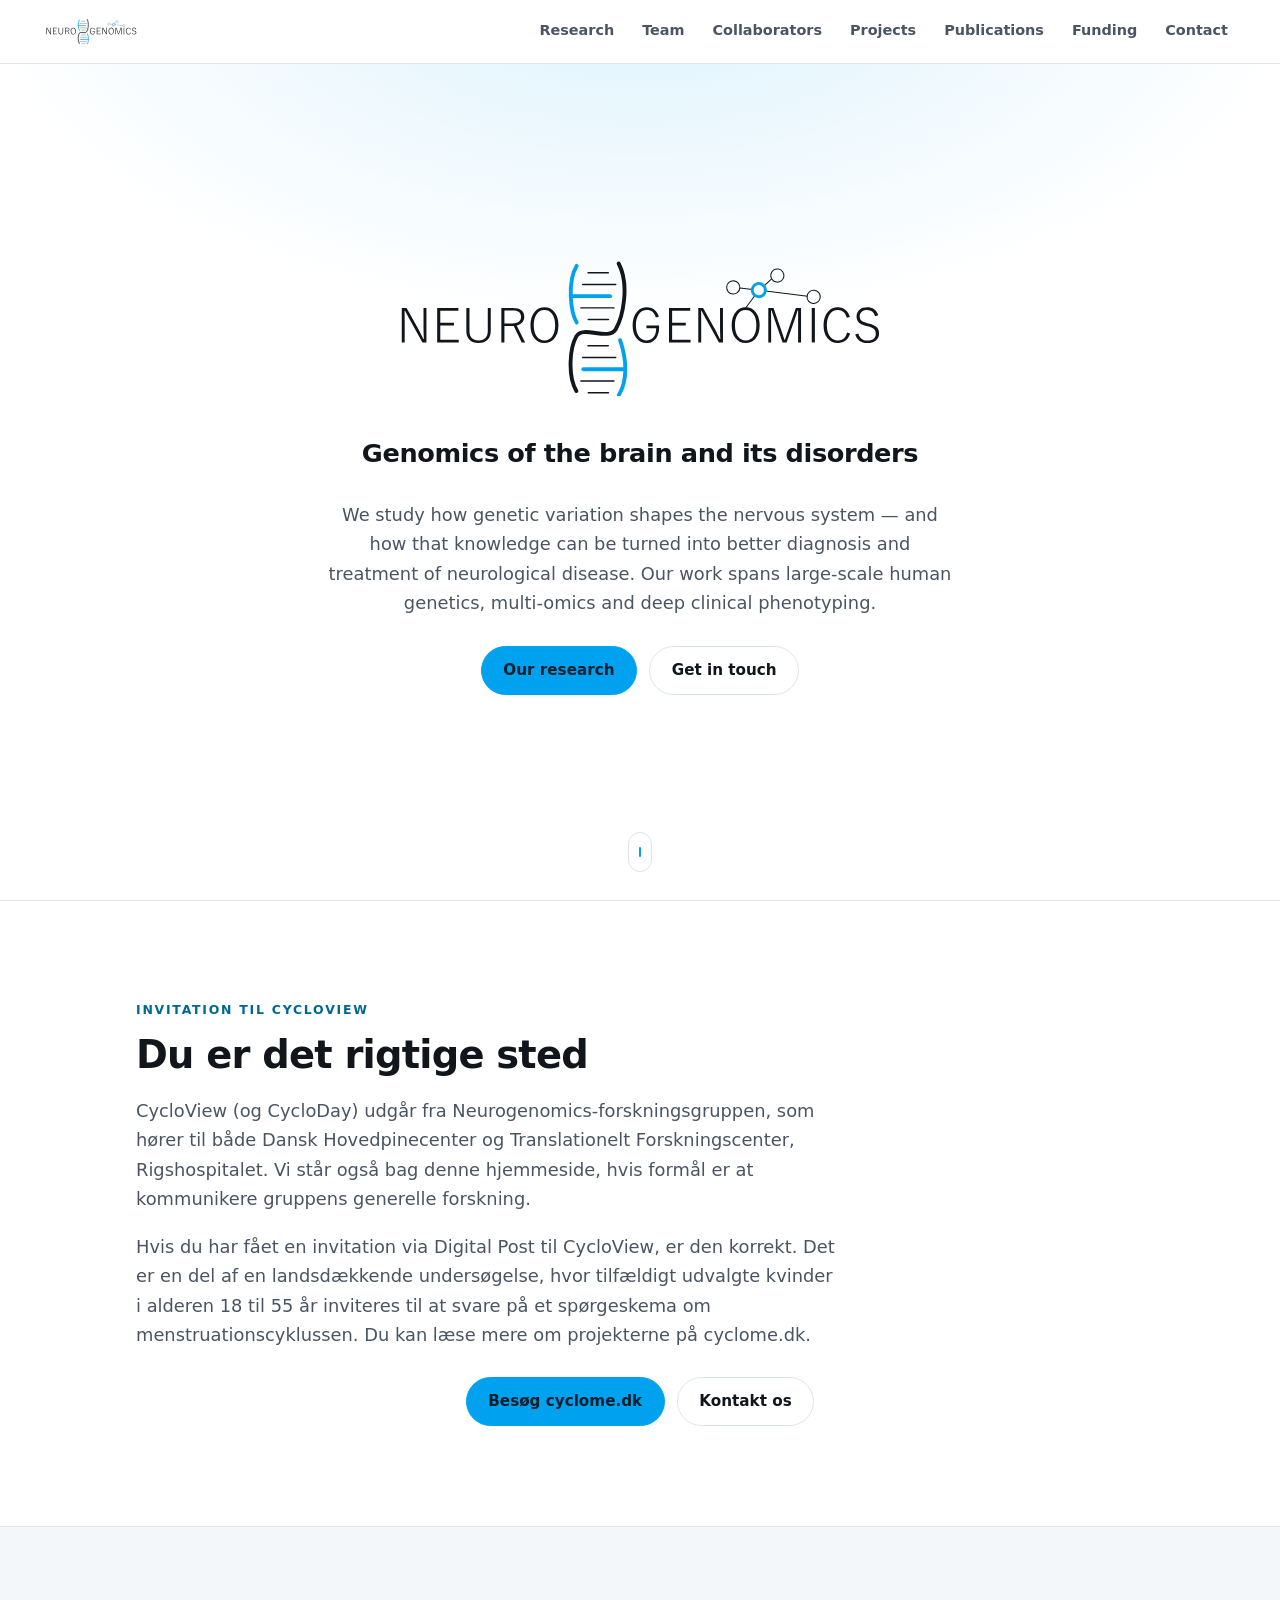
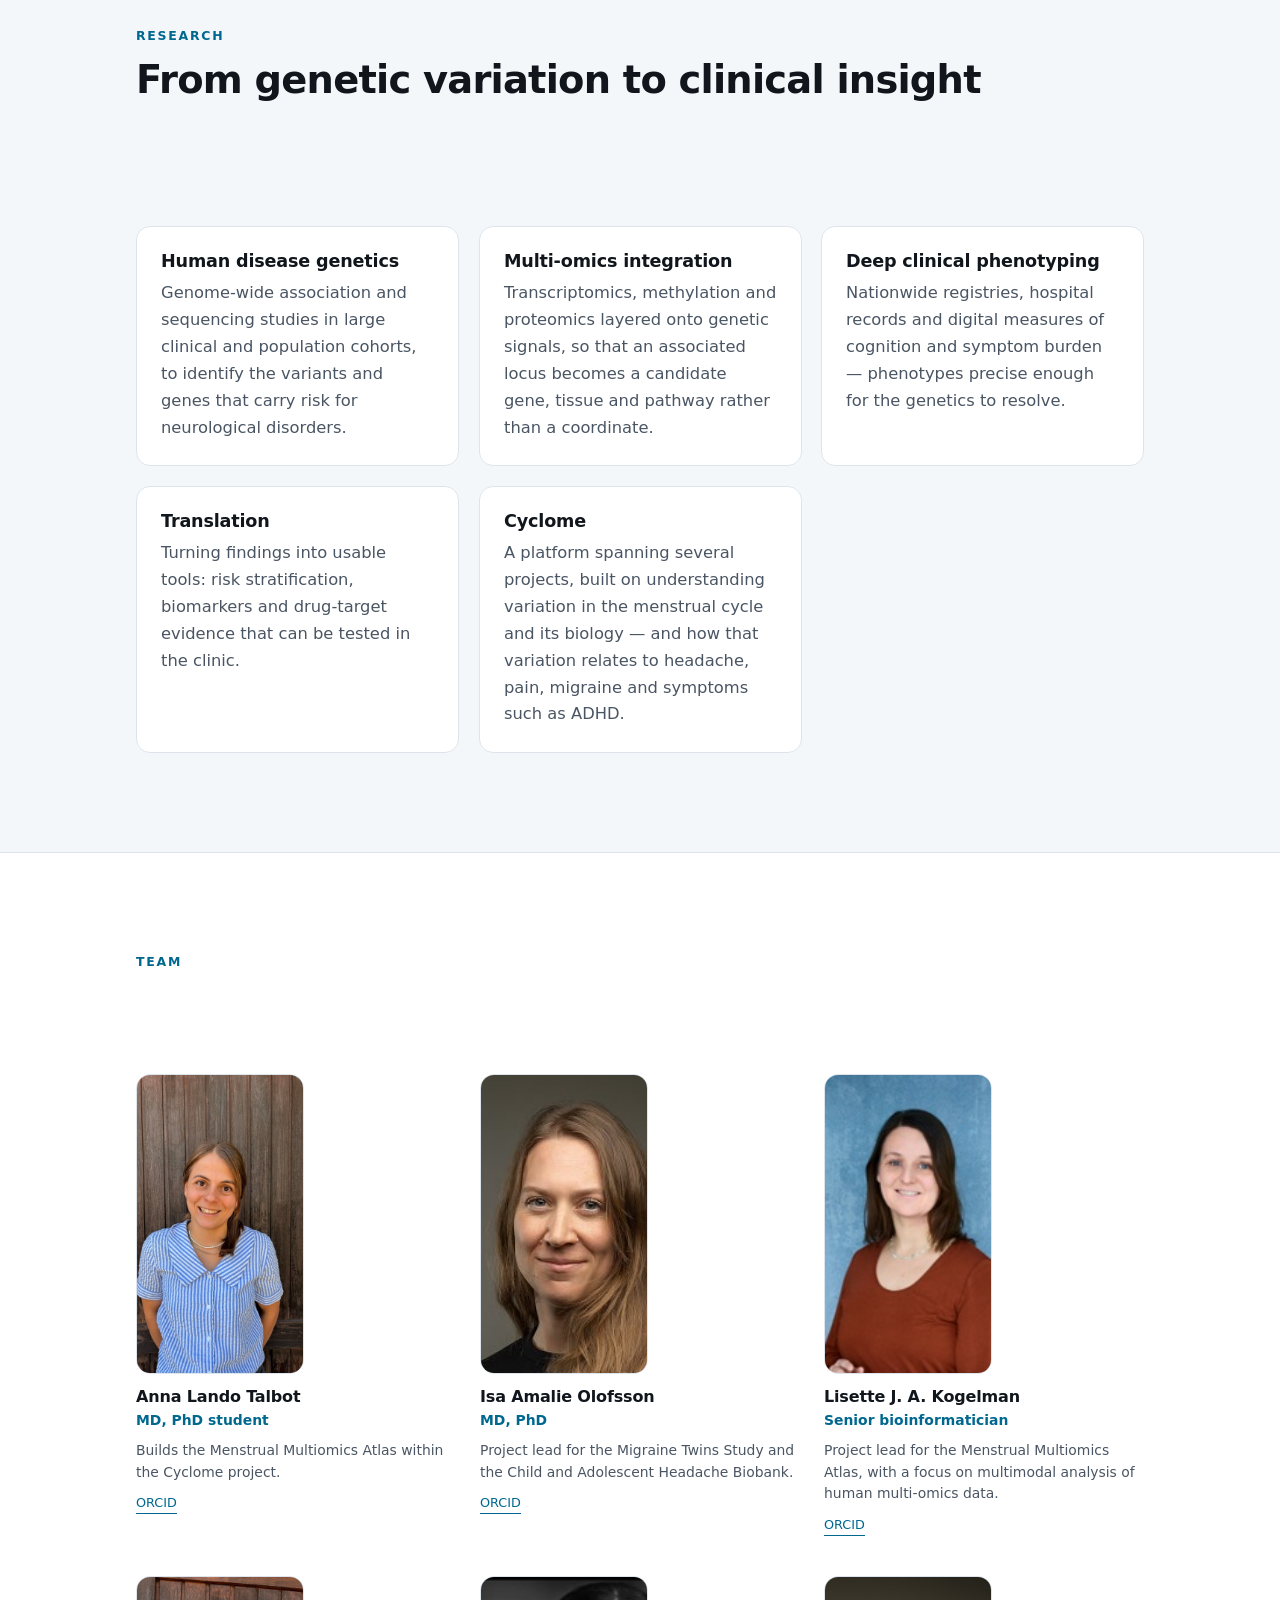
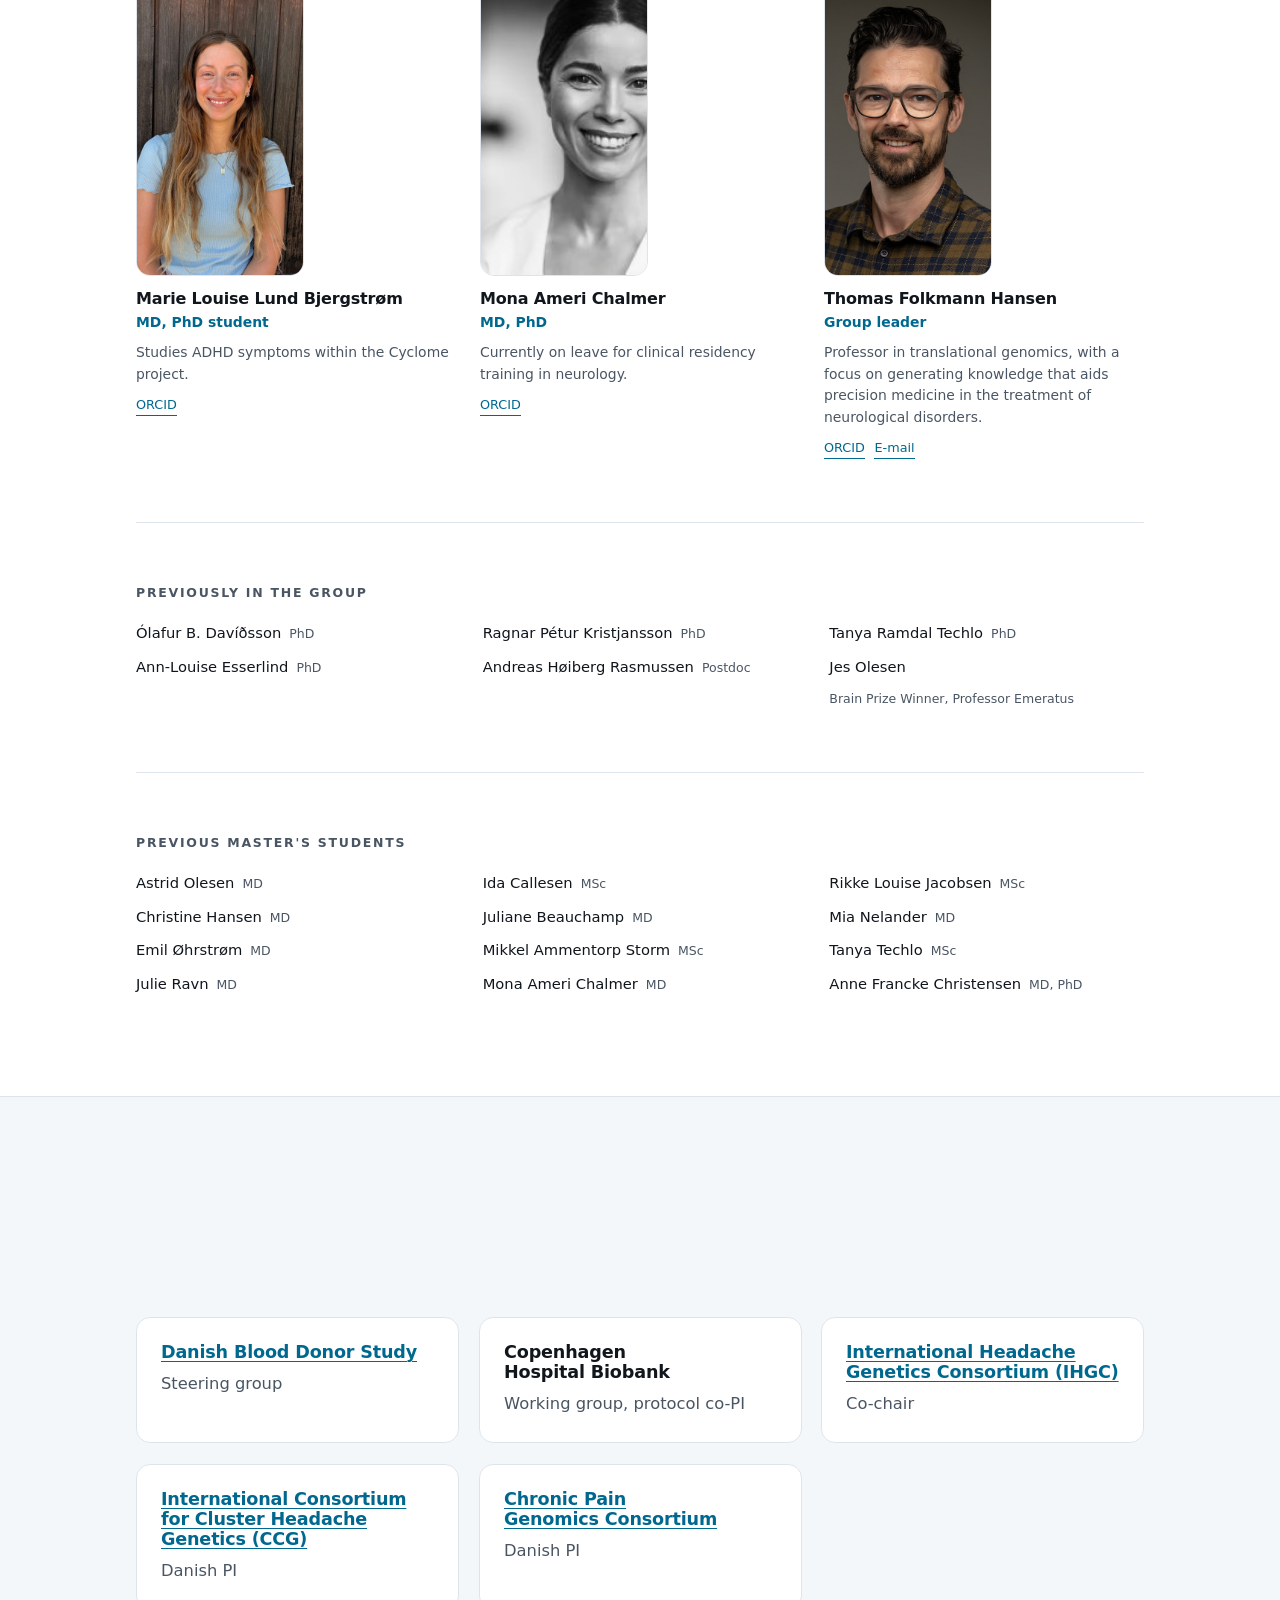
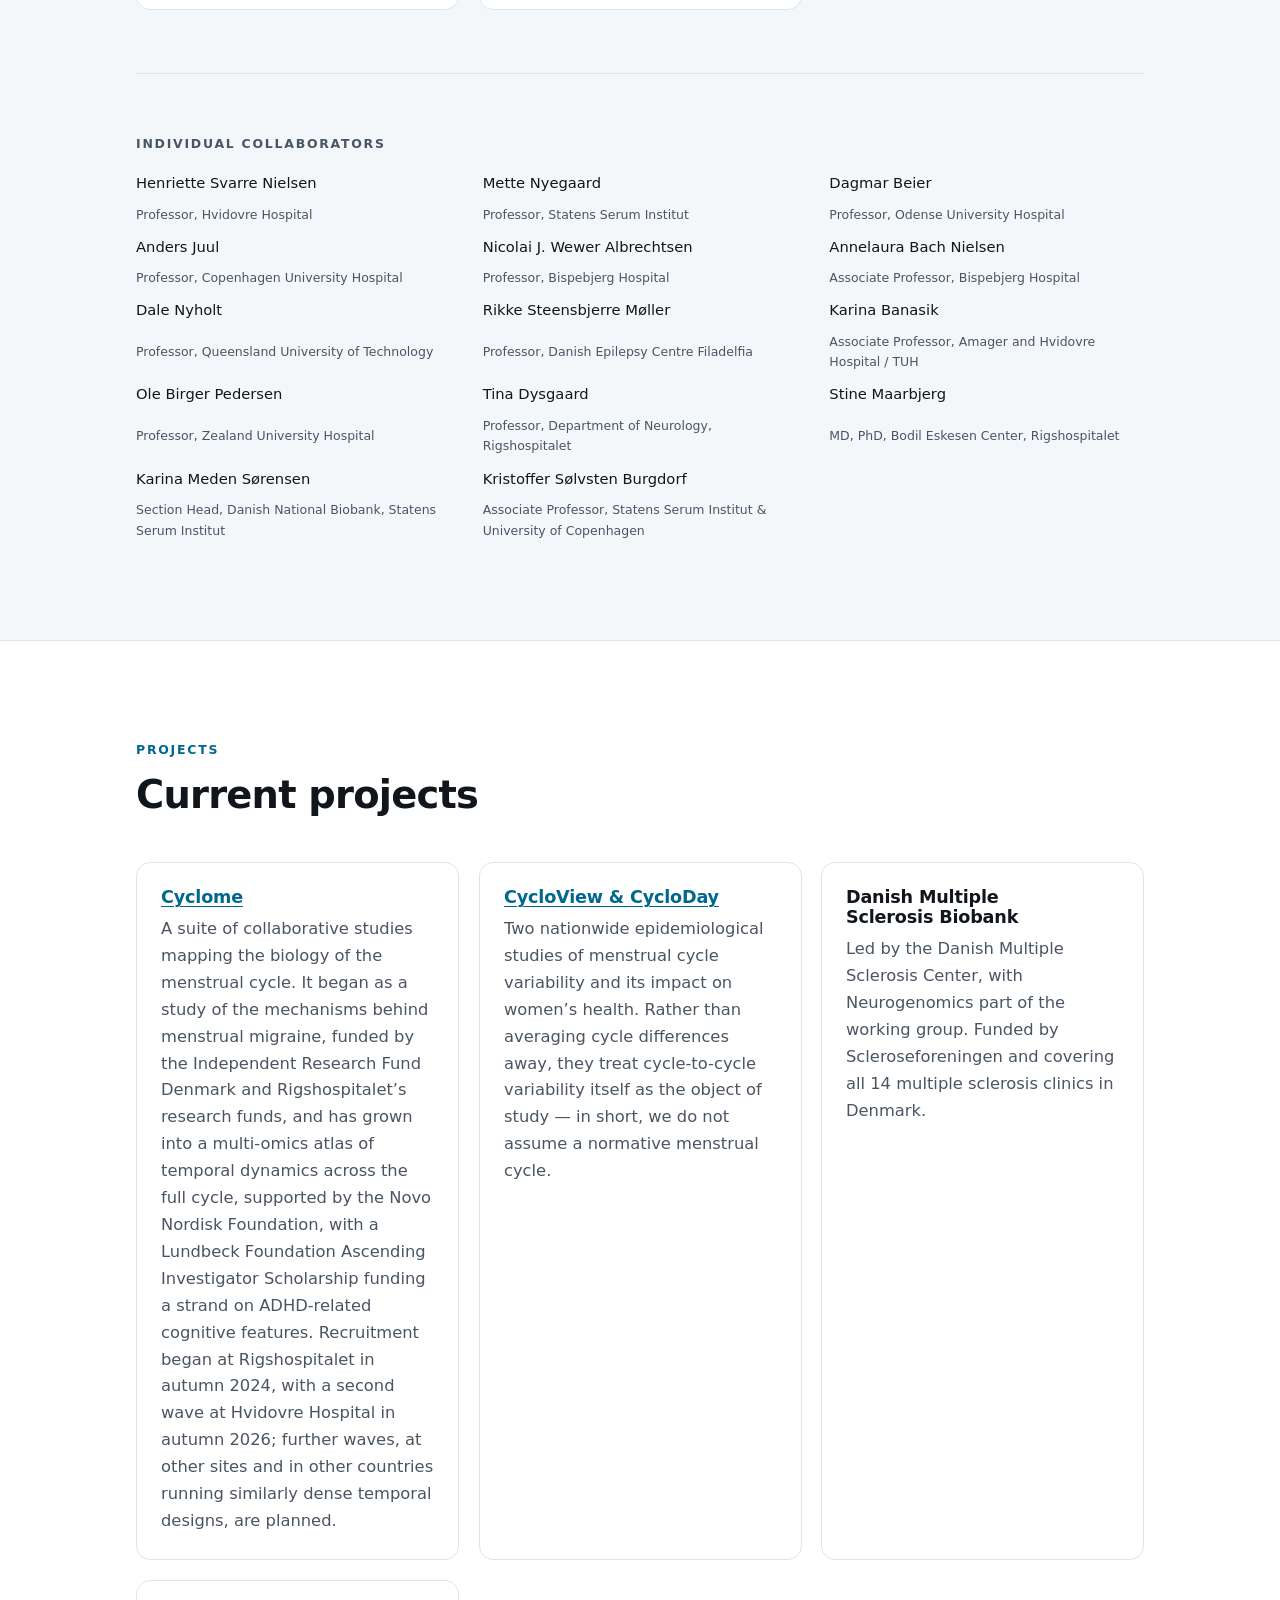
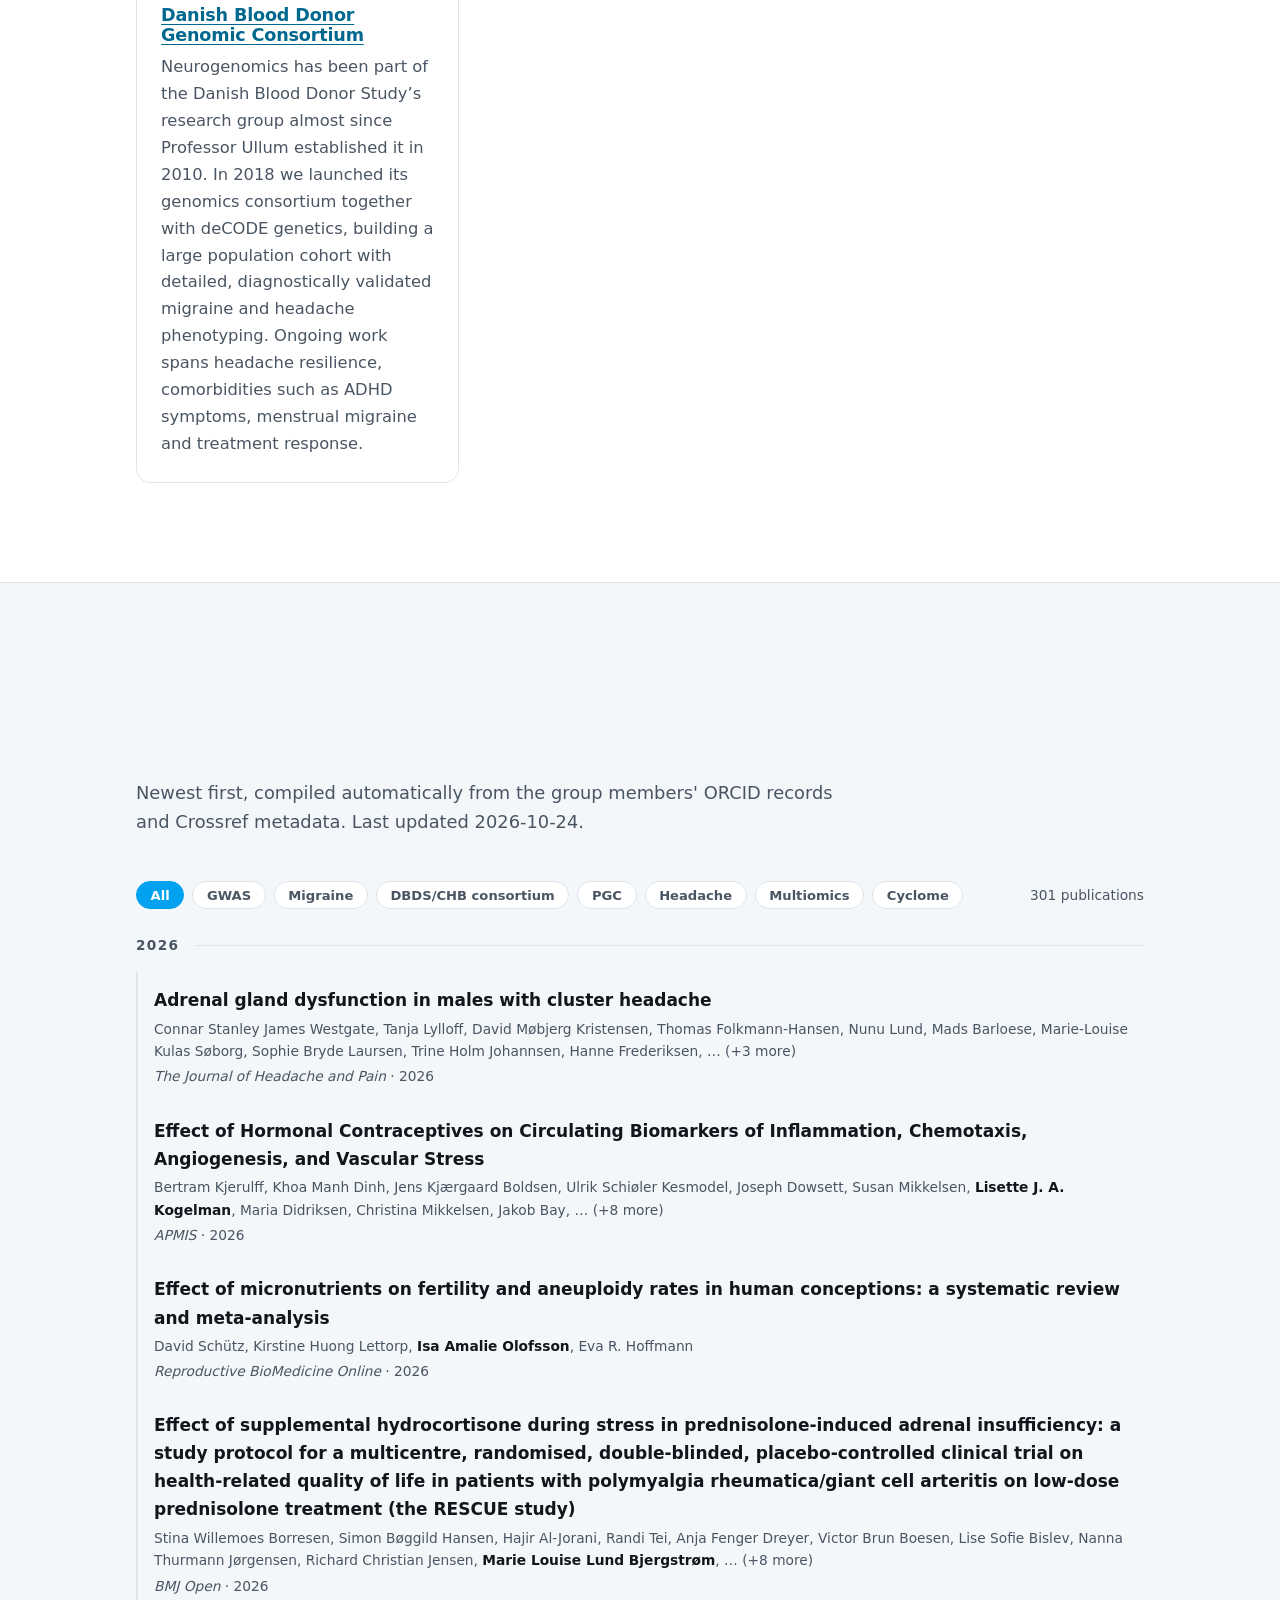
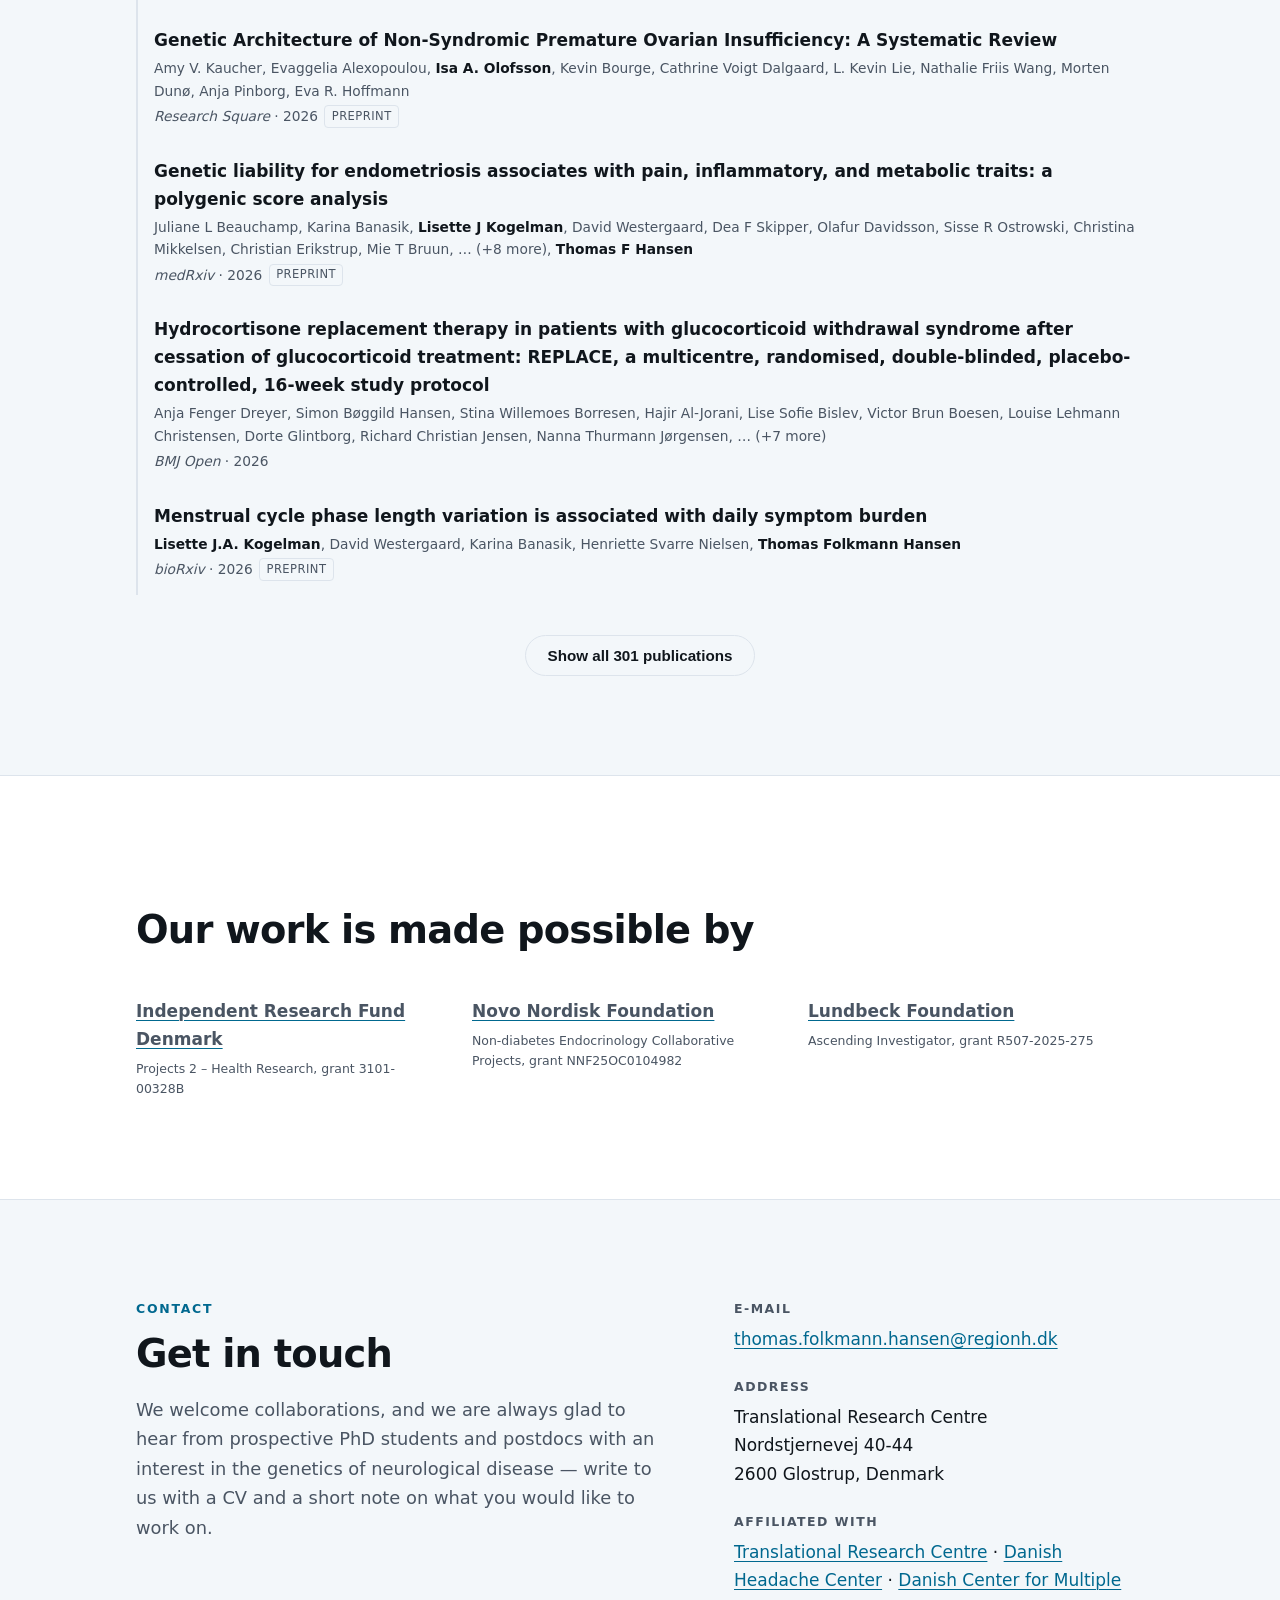
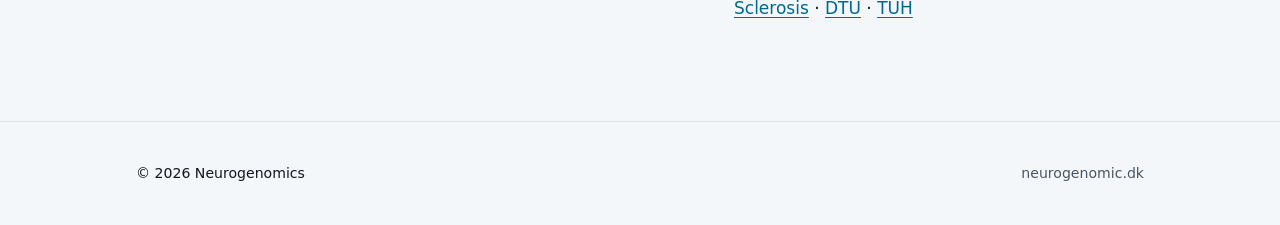
<file: index.html>
<!doctype html>
<html lang="en">
<head>
<meta charset="utf-8">
<meta name="viewport" content="width=device-width, initial-scale=1">
<title>Neurogenomics — genomics of the brain and its disorders</title>
<meta name="description" content="The Neurogenomics research group studies how genetic variation shapes the nervous system, and how that knowledge can improve diagnosis and treatment of neurological disease.">
<link rel="canonical" href="https://neurogenomic.dk/">
<link rel="icon" href="favicon.svg" type="image/svg+xml">
<meta property="og:type" content="website">
<meta property="og:site_name" content="Neurogenomics">
<meta property="og:title" content="Neurogenomics">
<meta property="og:description" content="Genomics of the brain and its disorders.">
<meta property="og:url" content="https://neurogenomic.dk/">
<!-- Uncomment once og-image.png (1200×630) has been exported from the logo artwork:
<meta property="og:image" content="https://neurogenomic.dk/og-image.png">
<meta name="twitter:card" content="summary_large_image">
-->
<link rel="stylesheet" href="styles.css">
<script>document.documentElement.classList.add('js');</script>
<script type="application/ld+json">
{
  "@context": "https://schema.org",
  "@type": "ResearchOrganization",
  "name": "Neurogenomics",
  "url": "https://neurogenomic.dk/",
  "logo": "https://neurogenomic.dk/logo.svg",
  "description": "Research group studying how genetic variation shapes the nervous system and how that knowledge can improve diagnosis and treatment of neurological disease.",
  "email": "thomas.folkmann.hansen@regionh.dk",
  "address": { "@type": "PostalAddress", "addressCountry": "DK" }
}
</script>
</head>
<body>

<a class="skip" href="#main">Skip to content</a>

<!-- Logo, inlined once as a symbol so it can inherit currentColor and the accent
     token. Regenerate with: node scripts/inline_logo.mjs  (after editing logo.svg) -->
<svg class="logo-defs" aria-hidden="true" focusable="false"><!--LOGO:START--><symbol id="ng-logo" viewBox="0 0 593 148" fill="currentColor"><g id="Lag-1"><g><rect x="0" y="0" width="592.454" height="147.733" style="fill:none;"/><clipPath id="ngclip1"><rect x="0" y="0" width="592.454" height="147.733"/></clipPath><g clip-path="url(#ngclip1)"><g><path d="M63.705,51.201l0,37.59l-4.381,0l-13.57,-24.347c-1.393,-2.585 -3.181,-6.017 -5.363,-10.298l-0.504,0c0.067,5.354 0.101,9.114 0.101,11.28l0,23.365l-3.197,0l0,-37.59l5.262,0l12.941,23.214c1.544,2.87 3.332,6.387 5.363,10.549l0.504,0c-0.235,-4.448 -0.352,-8.351 -0.352,-11.708l0,-22.055l3.197,0Z" style="fill-rule:nonzero;"/><path d="M98.532,51.201l0,2.946l-19.738,0l0,13.143l14.904,0l0,2.946l-14.904,0l0,15.61l20.116,0l0,2.946l-23.515,0l0,-37.59l23.137,0Z" style="fill-rule:nonzero;"/><path d="M133.813,51.201l0,25.203c0,4.616 -1.46,8.074 -4.381,10.373c-2.316,1.83 -5.295,2.744 -8.938,2.744c-4.246,0 -7.545,-1.183 -9.894,-3.55c-2.266,-2.283 -3.399,-5.472 -3.399,-9.567l0,-25.203l3.399,0l0,25.052c0,3.709 1.032,6.437 3.097,8.183c1.695,1.427 3.995,2.14 6.898,2.14c3.34,0 5.866,-0.94 7.578,-2.82c1.595,-1.746 2.392,-4.247 2.392,-7.503l0,-25.052l3.248,0Z" style="fill-rule:nonzero;"/><path d="M145.351,51.201l12.311,0c8.459,0 12.689,3.214 12.689,9.643c0,2.535 -0.789,4.641 -2.367,6.32c-1.41,1.527 -3.374,2.568 -5.891,3.122l9.189,18.505l-3.751,0l-8.636,-17.977c-0.403,0.034 -1.066,0.05 -1.989,0.05l-8.208,0l0,17.926l-3.348,0l0,-37.59Zm3.348,2.845l0,14.024l8.409,0c6.462,0 9.693,-2.392 9.693,-7.176c0,-2.451 -0.814,-4.221 -2.442,-5.312c-1.527,-1.024 -3.844,-1.536 -6.949,-1.536l-8.711,0Z" style="fill-rule:nonzero;"/><path d="M192.337,50.521c4.8,0 8.61,1.922 11.43,5.766c2.551,3.491 3.827,8.048 3.827,13.671c0,6.445 -1.636,11.464 -4.909,15.056c-2.753,3.005 -6.202,4.507 -10.348,4.507c-4.8,0 -8.61,-1.93 -11.43,-5.791c-2.551,-3.491 -3.827,-8.04 -3.827,-13.646c0,-6.445 1.653,-11.473 4.96,-15.081c2.753,-2.988 6.185,-4.482 10.297,-4.482Zm0,2.946c-3.743,0 -6.672,1.611 -8.787,4.834c-1.913,2.921 -2.87,6.823 -2.87,11.708c0,5.573 1.234,9.853 3.701,12.841c2.064,2.484 4.716,3.726 7.956,3.726c3.76,0 6.697,-1.62 8.812,-4.859c1.897,-2.921 2.845,-6.823 2.845,-11.708c0,-5.589 -1.225,-9.861 -3.676,-12.815c-2.048,-2.484 -4.708,-3.726 -7.981,-3.726Z" style="fill-rule:nonzero;"/><path d="M317.06,60.642l-3.298,0.982c-1.494,-5.438 -4.767,-8.157 -9.819,-8.157c-3.76,0 -6.731,1.62 -8.912,4.859c-1.997,2.954 -2.996,6.857 -2.996,11.708c0,5.556 1.242,9.819 3.726,12.79c2.098,2.501 4.809,3.751 8.132,3.751c3.592,0 6.286,-1.485 8.082,-4.456c1.41,-2.316 2.14,-5.279 2.19,-8.888l-10.624,0l0,-2.895l13.822,0c0,5.079 0,6.682 -1.852,11.177c-0.913,2.217 -1.749,4.095 -5.701,6.422c-1.796,1.057 -3.835,1.586 -6.118,1.586c-4.817,0 -8.627,-1.922 -11.43,-5.766c-2.551,-3.474 -3.827,-8.032 -3.827,-13.671c0,-6.429 1.695,-11.456 5.086,-15.081c2.786,-2.988 6.244,-4.482 10.373,-4.482c3.508,0 6.454,1.041 8.837,3.122c1.997,1.746 3.441,4.079 4.33,6.999Z" style="fill-rule:nonzero;"/><path d="M351.257,51.201l0,2.946l-19.738,0l0,13.143l14.904,0l0,2.946l-14.904,0l0,15.61l20.116,0l0,2.946l-23.515,0l0,-37.59l23.137,0Z" style="fill-rule:nonzero;"/><path d="M386.941,51.201l0,37.59l-4.381,0l-13.57,-24.347c-1.393,-2.585 -3.181,-6.017 -5.363,-10.298l-0.504,0c0.067,5.354 0.101,9.114 0.101,11.28l0,23.365l-3.197,0l0,-37.59l5.262,0l12.941,23.214c1.544,2.87 3.332,6.387 5.363,10.549l0.504,0c-0.235,-4.448 -0.352,-8.351 -0.352,-11.708l0,-22.055l3.197,0Z" style="fill-rule:nonzero;"/><path d="M411.672,50.521c4.8,0 8.61,1.922 11.43,5.766c2.551,3.491 3.827,8.048 3.827,13.671c0,6.445 -1.636,11.464 -4.909,15.056c-2.753,3.005 -6.202,4.507 -10.348,4.507c-4.8,0 -8.61,-1.93 -11.43,-5.791c-2.551,-3.491 -3.827,-8.04 -3.827,-13.646c0,-6.445 1.653,-11.473 4.96,-15.081c2.753,-2.988 6.185,-4.482 10.297,-4.482Zm0,2.946c-3.743,0 -6.672,1.611 -8.787,4.834c-1.913,2.921 -2.87,6.823 -2.87,11.708c0,5.573 1.234,9.853 3.701,12.841c2.064,2.484 4.716,3.726 7.956,3.726c3.76,0 6.697,-1.62 8.812,-4.859c1.897,-2.921 2.845,-6.823 2.845,-11.708c0,-5.589 -1.225,-9.861 -3.676,-12.815c-2.048,-2.484 -4.708,-3.726 -7.981,-3.726Z" style="fill-rule:nonzero;"/><path d="M472.077,51.201l0,37.59l-3.248,0l0,-23.667l0.05,-11.128l-0.579,0c-0.504,1.712 -1.687,5.354 -3.55,10.927l-8.459,23.868l-4.381,0l-8.333,-23.868c-1.225,-3.491 -2.434,-7.134 -3.625,-10.927l-0.554,0c-0.017,0.722 -0.025,1.477 -0.025,2.266l0.076,8.913l0,23.616l-3.097,0l0,-37.59l5.715,0l8.157,23.566c1.343,3.827 2.576,7.503 3.701,11.028l0.529,0c1.93,-5.757 3.164,-9.383 3.701,-10.877l8.258,-23.717l5.665,0Z" style="fill-rule:nonzero;"/><rect x="483.735" y="51.201" width="3.399" height="37.59" style="fill-rule:nonzero;"/><path d="M525.244,60.945l-3.348,1.032c-1.443,-5.673 -4.733,-8.51 -9.869,-8.51c-3.743,0 -6.697,1.62 -8.862,4.859c-1.997,2.954 -2.996,6.848 -2.996,11.682c0,5.522 1.284,9.794 3.852,12.815c2.132,2.501 4.8,3.751 8.006,3.751c5.405,0 8.812,-2.887 10.222,-8.661l3.298,1.234c-2.148,6.915 -6.672,10.373 -13.57,10.373c-4.784,0 -8.61,-1.93 -11.48,-5.791c-2.618,-3.508 -3.928,-8.057 -3.928,-13.646c0,-6.445 1.687,-11.473 5.06,-15.081c2.786,-2.988 6.235,-4.482 10.348,-4.482c3.558,0 6.529,1.049 8.912,3.147c2.048,1.796 3.5,4.221 4.356,7.276Z" style="fill-rule:nonzero;"/><path d="M556.27,59.232l-3.399,1.083c-1.427,-4.599 -4.314,-6.899 -8.661,-6.899c-2.702,0 -4.792,0.688 -6.269,2.065c-1.292,1.192 -1.939,2.736 -1.939,4.633c0,2.249 0.705,3.953 2.115,5.111c1.225,0.974 3.273,1.813 6.143,2.518l1.511,0.428c4.649,1.175 7.788,2.728 9.416,4.658c1.276,1.494 1.913,3.567 1.913,6.219c0,3.391 -1.259,6.034 -3.776,7.931c-2.249,1.695 -5.22,2.543 -8.912,2.543c-3.558,0 -6.512,-0.898 -8.862,-2.694c-2.064,-1.595 -3.541,-3.793 -4.431,-6.596l3.399,-1.284c1.36,5.153 4.641,7.729 9.844,7.729c3.256,0 5.681,-0.772 7.276,-2.316c1.276,-1.259 1.913,-2.929 1.913,-5.01c0,-2.316 -0.68,-4.054 -2.039,-5.212c-1.309,-1.108 -3.617,-2.081 -6.924,-2.921l-1.309,-0.378c-4.246,-1.091 -7.167,-2.56 -8.761,-4.406c-1.309,-1.527 -1.964,-3.584 -1.964,-6.168c0,-2.904 1.116,-5.279 3.348,-7.125c2.115,-1.746 4.867,-2.618 8.258,-2.618c6.026,0 10.062,2.904 12.11,8.711Z" style="fill-rule:nonzero;"/></g><path d="M426.037,31.912l-14.365,19.289" style="fill:none;stroke:currentColor;stroke-width:1.12px;"/><path d="M391.001,28.352c0.251,-3.962 3.691,-6.958 7.653,-6.687c3.962,0.271 6.957,3.691 6.687,7.653c-0.271,3.962 -3.691,6.958 -7.653,6.687c-3.962,-0.251 -6.957,-3.691 -6.687,-7.653" style="fill:none;stroke:currentColor;stroke-width:1.12px;"/><path d="M439.142,14.708c0.638,-3.904 4.329,-6.571 8.252,-5.953c3.923,0.638 6.571,4.329 5.952,8.252c-0.638,3.923 -4.329,6.59 -8.252,5.953c-3.923,-0.638 -6.59,-4.329 -5.952,-8.252" style="fill:none;stroke:currentColor;stroke-width:1.12px;"/><path d="M405.38,29.376l20.657,2.536" style="fill:none;stroke:currentColor;stroke-width:1.12px;"/><path d="M426.929,31.698l13.026,-12.344" style="fill:none;stroke:currentColor;stroke-width:1.12px;"/><path d="M478.639,38.421c0.367,-3.962 3.885,-6.861 7.846,-6.474c3.942,0.387 6.841,3.904 6.455,7.866c-0.387,3.943 -3.904,6.842 -7.846,6.455c-3.962,-0.387 -6.841,-3.904 -6.455,-7.847" style="fill:none;stroke:currentColor;stroke-width:1.12px;"/><path d="M426.929,31.912l52.256,6.509" style="fill:none;stroke:currentColor;stroke-width:1.12px;"/><path d="M418.908,30.787c0.502,-3.943 4.116,-6.726 8.04,-6.223c3.942,0.522 6.725,4.117 6.223,8.059c-0.522,3.943 -4.116,6.726 -8.059,6.204c-3.942,-0.502 -6.725,-4.117 -6.204,-8.04" style="fill:var(--logo-bg, #fff);"/><path d="M418.908,30.787c0.502,-3.943 4.116,-6.726 8.04,-6.223c3.942,0.522 6.725,4.117 6.223,8.059c-0.522,3.943 -4.116,6.726 -8.059,6.204c-3.942,-0.502 -6.725,-4.117 -6.204,-8.04" style="fill:none;stroke:var(--accent, #00a2f0);stroke-width:3.23px;"/><path d="M234.732,118.008l44.208,0" style="fill:none;stroke:var(--accent, #00a2f0);stroke-width:4.21px;stroke-linecap:round;"/><path d="M240.105,143.558l22.051,0" style="fill:none;stroke:currentColor;stroke-width:1.61px;stroke-linecap:round;"/><path d="M232.065,130.803l36.062,0" style="fill:none;stroke:currentColor;stroke-width:1.61px;stroke-linecap:round;"/><path d="M261.924,92.459l-22.051,0" style="fill:none;stroke:currentColor;stroke-width:1.61px;stroke-linecap:round;"/><path d="M270.06,105.291l-36.062,0" style="fill:none;stroke:currentColor;stroke-width:1.61px;stroke-linecap:round;"/><path d="M222.286,38.305l41.647,0" style="fill:none;stroke:var(--accent, #00a2f0);stroke-width:4.21px;stroke-linecap:round;"/><path d="M240.105,63.855l22.051,0" style="fill:none;stroke:currentColor;stroke-width:1.61px;stroke-linecap:round;"/><path d="M232.065,51.1l36.062,0" style="fill:none;stroke:currentColor;stroke-width:1.61px;stroke-linecap:round;"/><path d="M261.924,12.756l-22.051,0" style="fill:none;stroke:currentColor;stroke-width:1.61px;stroke-linecap:round;"/><path d="M270.06,25.588l-36.062,0" style="fill:none;stroke:currentColor;stroke-width:1.61px;stroke-linecap:round;"/></g><rect x="30.999" y="0" width="530.457" height="147.733" style="fill:none;"/><clipPath id="ngclip2"><rect x="30.999" y="0" width="530.457" height="147.733"/></clipPath><g clip-path="url(#ngclip2)"><path d="M227.098,141.675c-9.602,-16.988 -7.16,-46.829 0,-59.498c7.16,-12.659 35.221,5.537 42.942,-7.856c7.73,-13.393 15.473,-48.006 3.201,-71.594" style="fill:none;stroke:currentColor;stroke-width:4.21px;stroke-linecap:round;"/><path d="M274.766,86.313c7.276,20.718 8.455,43.784 -1.304,59.758" style="fill:none;stroke:var(--accent, #00a2f0);stroke-width:4.21px;stroke-linecap:round;"/><path d="M227.543,5.262c-10.282,17.105 -7.093,50.003 0,61.802" style="fill:none;stroke:var(--accent, #00a2f0);stroke-width:4.21px;stroke-linecap:round;"/></g></g></g></symbol><!--LOGO:END--></svg>

<header class="topbar">
  <a class="topbar-logo" href="#top" aria-label="Neurogenomics — home">
    <svg viewBox="0 0 593 148" role="img" aria-hidden="true" focusable="false"><use href="#ng-logo"/></svg>
  </a>
  <nav class="topbar-nav" aria-label="Sections">
    <a href="#research">Research</a>
    <a href="#team">Team</a>
    <a href="#collaborators">Collaborators</a>
    <a href="#projects">Projects</a>
    <a href="#publications">Publications</a>
    <a href="#funding">Funding</a>
    <a href="#contact">Contact</a>
  </nav>
</header>

<main id="main">

  <!-- ── Hero ───────────────────────────────────────────────────────────── -->
  <section id="top" class="hero">
    <div class="wrap hero-inner">
      <h1 class="hero-logo">
        <svg viewBox="0 0 593 148" role="img" aria-label="Neurogenomics"><use href="#ng-logo"/></svg>
      </h1>
      <p class="hero-tagline reveal">Genomics of the brain and its disorders</p>
      <p class="hero-lede reveal" style="--delay:80ms">
        We study how genetic variation shapes the nervous system — and how that knowledge
        can be turned into better diagnosis and treatment of neurological disease. Our work
        spans large-scale human genetics, multi-omics and deep clinical phenotyping.
      </p>
      <p class="hero-actions reveal" style="--delay:160ms">
        <a class="btn" href="#research">Our research</a>
        <a class="btn btn-quiet" href="#contact">Get in touch</a>
      </p>
    </div>
    <a class="scroll-cue" href="#research" aria-label="Scroll to research"><span></span></a>
  </section>

  <!-- ── CycloView / CycloDay participants ─────────────────────────────── -->
  <section id="participants" class="band">
    <div class="wrap">
      <p class="eyebrow reveal">Invitation til CycloView</p>
      <h2 class="reveal" style="--delay:60ms">Du er det rigtige sted</h2>
      <p class="lede reveal" style="--delay:120ms">
        CycloView (og CycloDay) udgår fra Neurogenomics-forskningsgruppen, som hører til
        både Dansk Hovedpinecenter og Translationelt Forskningscenter, Rigshospitalet. Vi
        står også bag denne hjemmeside, hvis formål er at kommunikere gruppens generelle
        forskning.
      </p>
      <p class="lede reveal" style="--delay:160ms">
        Hvis du har fået en invitation via Digital Post til CycloView, er den korrekt.
        Det er en del af en landsdækkende undersøgelse, hvor tilfældigt udvalgte kvinder
        i alderen 18 til 55 år inviteres til at svare på et spørgeskema om
        menstruationscyklussen. Du kan læse mere om projekterne på cyclome.dk.
      </p>
      <p class="hero-actions reveal" style="--delay:220ms">
        <a class="btn" href="https://cyclome.dk" rel="noopener" target="_blank">Besøg cyclome.dk</a>
        <a class="btn btn-quiet" href="#contact">Kontakt os</a>
      </p>
    </div>
  </section>

  <!-- ── Research ───────────────────────────────────────────────────────── -->
  <section id="research" class="band band-alt">
    <div class="wrap">
      <p class="eyebrow reveal">Research</p>
      <h2 class="reveal" style="--delay:60ms">From genetic variation to clinical insight</h2>
      <p class="lede reveal" style="--delay:120ms">
        Neurological disease is common, heritable and mechanistically poorly understood.
        We work across five connected themes to close that gap.
      </p>

      <div class="cards">
        <article class="card reveal">
          <h3>Human disease genetics</h3>
          <p>
            Genome-wide association and sequencing studies in large clinical and
            population cohorts, to identify the variants and genes that carry risk for
            neurological disorders.
          </p>
        </article>
        <article class="card reveal" style="--delay:80ms">
          <h3>Multi-omics integration</h3>
          <p>
            Transcriptomics, methylation and proteomics layered onto genetic signals,
            so that an associated locus becomes a candidate gene, tissue and pathway
            rather than a coordinate.
          </p>
        </article>
        <article class="card reveal" style="--delay:160ms">
          <h3>Deep clinical phenotyping</h3>
          <p>
            Nationwide registries, hospital records and digital measures of cognition and
            symptom burden — phenotypes precise enough for the genetics to resolve.
          </p>
        </article>
        <article class="card reveal" style="--delay:240ms">
          <h3>Translation</h3>
          <p>
            Turning findings into usable tools: risk stratification, biomarkers and
            drug-target evidence that can be tested in the clinic.
          </p>
        </article>
        <article class="card reveal" style="--delay:320ms">
          <h3>Cyclome</h3>
          <p>
            A platform spanning several projects, built on understanding variation in
            the menstrual cycle and its biology — and how that variation relates to
            headache, pain, migraine and symptoms such as ADHD.
          </p>
        </article>
      </div>
    </div>
  </section>

  <!-- ── Team ───────────────────────────────────────────────────────────── -->
  <section id="team" class="band">
    <div class="wrap">
      <p class="eyebrow reveal">Team</p>
      <h2 class="reveal" style="--delay:60ms">The group</h2>
      <div class="team" id="team-grid"></div>

      <div id="alumni-wrap" hidden>
        <h3 class="alumni-heading reveal">Previously in the group</h3>
        <ul class="alumni" id="alumni-list"></ul>
      </div>

      <div id="masters-wrap" hidden>
        <h3 class="masters-heading reveal">Previous master's students</h3>
        <ul class="masters-list" id="masters-list"></ul>
      </div>
    </div>
  </section>

  <!-- ── Collaborators ──────────────────────────────────────────────────── -->
  <section id="collaborators" class="band band-alt" hidden>
    <div class="wrap">
      <p class="eyebrow reveal">Collaborators</p>
      <h2 class="reveal" style="--delay:60ms">Who we work with</h2>

      <div id="consortia-wrap" hidden>
        <div class="cards" id="consortia-grid"></div>
      </div>

      <div id="collab-wrap" hidden>
        <h3 class="collab-heading reveal">Individual collaborators</h3>
        <ul class="collab-list" id="collab-list"></ul>
      </div>
    </div>
  </section>

  <!-- ── Projects ───────────────────────────────────────────────────────── -->
  <section id="projects" class="band" hidden>
    <div class="wrap">
      <p class="eyebrow reveal">Projects</p>
      <h2 class="reveal" style="--delay:60ms">Current projects</h2>
      <div class="cards" id="project-grid"></div>
    </div>
  </section>

  <!-- ── Publications ───────────────────────────────────────────────────── -->
  <section id="publications" class="band band-alt">
    <div class="wrap">
      <p class="eyebrow reveal">Publications</p>
      <h2 class="reveal" style="--delay:60ms">Recent work</h2>
      <p class="lede reveal" style="--delay:120ms">
        Newest first, compiled automatically from the group members' ORCID records
        and Crossref metadata. <span id="pub-stamp" class="muted"></span>
      </p>

      <div class="pub-toolbar reveal" style="--delay:160ms">
        <div class="pub-filter" id="pub-filter" role="group" aria-label="Filter publications by topic">
          <button class="pub-filter-btn active" data-filter="all" aria-pressed="true">All</button>
          <button class="pub-filter-btn" data-filter="gwas" aria-pressed="false">GWAS</button>
          <button class="pub-filter-btn" data-filter="migraine" aria-pressed="false">Migraine</button>
          <button class="pub-filter-btn" data-filter="dbds-chb" aria-pressed="false">DBDS/CHB consortium</button>
          <button class="pub-filter-btn" data-filter="pgc" aria-pressed="false">PGC</button>
          <button class="pub-filter-btn" data-filter="headache" aria-pressed="false">Headache</button>
          <button class="pub-filter-btn" data-filter="multiomics" aria-pressed="false">Multiomics</button>
          <button class="pub-filter-btn" data-filter="cyclome" aria-pressed="false">Cyclome</button>
        </div>
        <span class="pub-count" id="pub-count"></span>
      </div>

      <div id="pub-list" class="pubs"></div>
      <p class="no-results" id="pub-no-results" hidden>No publications match this filter.</p>
      <p id="pub-more-wrap" class="center" hidden>
        <button class="btn btn-quiet" id="pub-more" type="button">Show all publications</button>
      </p>
    </div>
  </section>

  <!-- ── Funding & collaborators ────────────────────────────────────────── -->
  <section id="funding" class="band" hidden>
    <div class="wrap">
      <p class="eyebrow reveal">Funding &amp; collaborators</p>
      <h2 class="reveal" style="--delay:60ms">Our work is made possible by</h2>
      <div class="funders" id="funder-grid"></div>
    </div>
  </section>

  <!-- ── Contact ────────────────────────────────────────────────────────── -->
  <section id="contact" class="band band-alt">
    <div class="wrap contact">
      <div>
        <p class="eyebrow reveal">Contact</p>
        <h2 class="reveal" style="--delay:60ms">Get in touch</h2>
        <p class="lede reveal" style="--delay:120ms">
          We welcome collaborations, and we are always glad to hear from prospective
          PhD students and postdocs with an interest in the genetics of neurological
          disease — write to us with a CV and a short note on what you would like to work on.
        </p>
      </div>
      <div class="reveal" style="--delay:180ms">
        <dl class="contact-list">
          <dt>E-mail</dt>
          <dd><a href="mailto:thomas.folkmann.hansen@regionh.dk">thomas.folkmann.hansen@regionh.dk</a></dd>
          <dt>Address</dt>
          <dd>
            Translational Research Centre<br>
            Nordstjernevej 40-44<br>
            2600 Glostrup, Denmark
          </dd>
          <dt>Affiliated with</dt>
          <dd>
            <a href="https://www.rigshospitalet.dk/forskning/om-forskningen/translationelt-forskningscenter/sider/default.aspx" rel="noopener" target="_blank">Translational Research Centre</a> ·
            <a href="https://www.rigshospitalet.dk/afdelinger-og-klinikker/neuro/hjerne-og-nervesygdomme/dansk-hovedpinecenter/forskning/Sider/om-afdelingens-forskning.aspx" rel="noopener" target="_blank">Danish Headache Center</a> ·
            <a href="https://dmsc.dk" rel="noopener" target="_blank">Danish Center for Multiple Sclerosis</a> ·
            <a href="https://www.dtu.dk/sundhedsteknologi" rel="noopener" target="_blank">DTU</a> ·
            <a href="https://tuh.dtu.dk" rel="noopener" target="_blank">TUH</a>
          </dd>
        </dl>
      </div>
    </div>
  </section>

</main>

<footer class="foot">
  <div class="wrap foot-inner">
    <p>&copy; <span id="year">2026</span> Neurogenomics</p>
    <p class="muted">neurogenomic.dk</p>
  </div>
</footer>

<script src="data/team.js"></script>
<script src="data/alumni.js"></script>
<script src="data/masters.js"></script>
<script src="data/collaborators.js"></script>
<script src="data/projects.js"></script>
<script src="data/funders.js"></script>
<script src="data/publications.js"></script>
<script src="data/publication-tags.js"></script>
<script src="app.js"></script>
</body>
</html>
</file>
<file: styles.css>
/* ==========================================================================
   Neurogenomics — neurogenomic.dk
   Single stylesheet, no build step, no external fonts (no third-party
   requests: visitors' IPs stay out of other people's logs).

   All colour lives in the two token blocks below. The accent is taken from
   logo.svg (#00a2f0); --accent-ink is a darkened variant used for text and
   links, because the logo cyan does not reach 4.5:1 contrast on white.
   ========================================================================== */

:root {
  --paper:      #ffffff;
  --paper-2:    #f3f7fa;
  --ink:        #10161c;
  --ink-2:      #4a5563;
  --line:       #dde4ec;
  --accent:     #00a2f0;
  --accent-ink: #00688f;
  --logo-bg:    #ffffff;

  --sans: ui-sans-serif, system-ui, -apple-system, "Segoe UI", Roboto,
          "Helvetica Neue", Arial, sans-serif;

  --wrap: 68rem;
  --bar: 4rem;               /* topbar height; anchors offset by this */
  --radius: 14px;
  --ease: cubic-bezier(.16, 1, .3, 1);
}

@media (prefers-color-scheme: dark) {
  :root {
    --paper:      #0c1116;
    --paper-2:    #121a21;
    --ink:        #e8eef5;
    --ink-2:      #9aa8b8;
    --line:       #223038;
    --accent:     #00a2f0;
    --accent-ink: #58c8ff;
    --logo-bg:    #0c1116;
  }
}

/* ── base ────────────────────────────────────────────────────────────────── */

*, *::before, *::after { box-sizing: border-box; }

img, svg { max-width: 100%; }

html {
  scroll-behavior: smooth;
  -webkit-text-size-adjust: 100%;
}

body {
  margin: 0;
  background: var(--paper);
  color: var(--ink);
  font-family: var(--sans);
  font-size: clamp(1rem, 0.97rem + 0.15vw, 1.0625rem);
  line-height: 1.65;
  -webkit-font-smoothing: antialiased;
}

h1, h2, h3 {
  line-height: 1.15;
  letter-spacing: -0.02em;
  font-weight: 650;
  margin: 0 0 0.5em;
  text-wrap: balance;
}

h2 { font-size: clamp(1.6rem, 1.25rem + 1.6vw, 2.4rem); }
h3 { font-size: 1.1rem; letter-spacing: -0.01em; }

p { margin: 0 0 1em; }
p:last-child { margin-bottom: 0; }

a { color: var(--accent-ink); text-decoration-thickness: 1px; text-underline-offset: 3px; }
a:hover { text-decoration-thickness: 2px; }

:focus-visible {
  outline: 3px solid var(--accent);
  outline-offset: 3px;
  border-radius: 4px;
}

.muted { color: var(--ink-2); }
.center { text-align: center; }

.wrap {
  width: 100%;
  max-width: var(--wrap);
  margin-inline: auto;
  padding-inline: clamp(1.25rem, 4vw, 2.5rem);
}

.skip {
  position: absolute;
  left: 0.5rem;
  top: -4rem;
  z-index: 100;
  padding: 0.6rem 1rem;
  background: var(--paper);
  border: 1px solid var(--line);
  border-radius: 8px;
  transition: top 150ms;
}
.skip:focus { top: 0.5rem; }

.logo-defs { position: absolute; width: 0; height: 0; overflow: hidden; }

/* ── topbar ──────────────────────────────────────────────────────────────── */

.topbar {
  position: sticky;
  top: 0;
  z-index: 50;
  display: flex;
  align-items: center;
  gap: 1.5rem;
  height: var(--bar);
  padding-inline: clamp(1rem, 4vw, 2.5rem);
  background: var(--paper);
  background: color-mix(in srgb, var(--paper) 82%, transparent);
  backdrop-filter: saturate(180%) blur(12px);
  border-bottom: 1px solid transparent;
  transition: border-color 250ms, background 250ms;
}
.topbar.is-stuck { border-bottom-color: var(--line); }

.topbar-logo {
  flex: none;
  display: flex;
  align-items: center;
  color: var(--ink);
}
/* Hidden until the hero has scrolled past — but only where JS can bring it back. */
.js .topbar-logo {
  opacity: 0;
  transform: translateY(-4px);
  transition: opacity 350ms var(--ease), transform 350ms var(--ease);
  pointer-events: none;
}
.js .topbar.is-stuck .topbar-logo { opacity: 1; transform: none; pointer-events: auto; }
.topbar-logo svg { display: block; height: 1.6rem; width: auto; }

.topbar-nav {
  margin-left: auto;
  display: flex;
  gap: clamp(0.75rem, 2.2vw, 1.75rem);
  overflow-x: auto;
  scrollbar-width: none;
  -ms-overflow-style: none;
  /* No hamburger: five items scroll sideways on narrow screens, faded at the
     edges so it reads as scrollable. The padding matches the fade distance, so
     the gradient eats blank space rather than the first and last labels. */
  padding-inline: var(--fade);
  --fade: 0.75rem;
  -webkit-mask-image: linear-gradient(to right, transparent 0, #000 var(--fade), #000 calc(100% - var(--fade)), transparent 100%);
          mask-image: linear-gradient(to right, transparent 0, #000 var(--fade), #000 calc(100% - var(--fade)), transparent 100%);
}
.topbar-nav::-webkit-scrollbar { display: none; }

.topbar-nav a {
  flex: none;
  padding: 0.35rem 0;
  color: var(--ink-2);
  font-size: 0.9rem;
  font-weight: 550;
  text-decoration: none;
  white-space: nowrap;
  border-bottom: 2px solid transparent;
  transition: color 180ms, border-color 180ms;
}
.topbar-nav a:hover { color: var(--ink); }
.topbar-nav a[aria-current="true"] { color: var(--ink); border-bottom-color: var(--accent); }

/* ── hero ────────────────────────────────────────────────────────────────── */

.hero {
  position: relative;
  min-height: calc(100vh - var(--bar));
  min-height: calc(100svh - var(--bar));   /* svh: ignores mobile browser chrome */
  display: grid;
  /* align-content, not place-items: centring on the inline axis too would stop
     the child stretching, size it to max-content, and overflow narrow screens. */
  align-content: center;
  padding: clamp(3rem, 8vh, 6rem) 0 5rem;
  background:
    radial-gradient(60rem 32rem at 50% -12%, color-mix(in srgb, var(--accent) 14%, transparent), transparent 70%),
    var(--paper);
}

.hero-inner { text-align: center; max-width: 44rem; }

.hero-logo {
  margin: 0 0 clamp(1.25rem, 4vh, 2.25rem);
  color: var(--ink);
  /* animate in on load rather than on scroll — it is already in view */
  animation: rise 900ms var(--ease) both;
}
.hero-logo svg { display: block; width: 100%; max-width: 34rem; height: auto; margin-inline: auto; }

.hero-tagline {
  font-size: clamp(1.15rem, 1rem + 1vw, 1.6rem);
  font-weight: 550;
  letter-spacing: -0.015em;
  color: var(--ink);
}

.hero-lede { color: var(--ink-2); font-size: 1.05em; }

.hero-actions {
  display: flex;
  flex-wrap: wrap;
  gap: 0.75rem;
  justify-content: center;
  margin-top: 1.75rem;
}

.btn {
  display: inline-block;
  padding: 0.7rem 1.35rem;
  border-radius: 999px;
  border: 1px solid var(--accent);
  background: var(--accent);
  color: #04202c;
  font-size: 0.95rem;
  font-weight: 600;
  text-decoration: none;
  cursor: pointer;
  transition: transform 180ms var(--ease), filter 180ms;
}
.btn:hover { filter: brightness(1.08); transform: translateY(-1px); }

.btn-quiet {
  background: transparent;
  border-color: var(--line);
  color: var(--ink);
}
.btn-quiet:hover { border-color: var(--accent); filter: none; }

.scroll-cue {
  position: absolute;
  bottom: 1.75rem;
  left: 50%;
  translate: -50% 0;
  width: 1.5rem;
  height: 2.5rem;
  border-radius: 999px;
  border: 1px solid var(--line);
  display: grid;
  place-items: center;
}
.scroll-cue span {
  width: 2px;
  height: 0.6rem;
  border-radius: 2px;
  background: var(--accent);
  animation: cue 1.8s ease-in-out infinite;
}
@keyframes cue {
  0%, 100% { transform: translateY(-0.35rem); opacity: 0.25; }
  50%      { transform: translateY(0.35rem);  opacity: 1; }
}
@keyframes rise {
  from { opacity: 0; transform: translateY(14px); }
  to   { opacity: 1; transform: none; }
}

/* ── bands ───────────────────────────────────────────────────────────────── */

.band {
  padding-block: clamp(4rem, 11vh, 7.5rem);
  scroll-margin-top: var(--bar);
  border-top: 1px solid var(--line);
}
.band-alt { background: var(--paper-2); }

.eyebrow {
  margin: 0 0 0.75rem;
  font-size: 0.78rem;
  font-weight: 700;
  letter-spacing: 0.14em;
  text-transform: uppercase;
  color: var(--accent-ink);
}

.lede {
  max-width: 44rem;
  color: var(--ink-2);
  font-size: 1.05em;
}

/* ── research cards ──────────────────────────────────────────────────────── */

.cards {
  margin-top: clamp(2rem, 5vh, 3.25rem);
  display: grid;
  gap: 1.25rem;
  grid-template-columns: repeat(auto-fit, minmax(15rem, 1fr));
}

.card {
  padding: 1.5rem;
  border: 1px solid var(--line);
  border-radius: var(--radius);
  background: var(--paper);
  transition: border-color 250ms, transform 250ms var(--ease);
}
.card:hover { border-color: var(--accent); transform: translateY(-2px); }
.card h3 { color: var(--ink); }
.card p { margin: 0; color: var(--ink-2); font-size: 0.96em; }

/* ── team ────────────────────────────────────────────────────────────────── */

.team {
  margin-top: clamp(2rem, 5vh, 3.25rem);
  display: grid;
  gap: 2.5rem 1.5rem;
  /* 15rem gives four columns at desktop width, so a six-person group breaks
     4 + 2 rather than stranding one person on a second row. */
  grid-template-columns: repeat(auto-fill, minmax(15rem, 1fr));
}

.person-photo {
  width: 100%;
  max-width: 10.5rem;      /* the column can grow; the portrait should not */
  aspect-ratio: 1;
  border-radius: var(--radius);
  object-fit: cover;
  background: color-mix(in srgb, var(--accent) 12%, var(--paper));
  border: 1px solid var(--line);
  display: grid;
  place-items: center;
  font-size: 1.6rem;
  font-weight: 600;
  letter-spacing: 0.02em;
  color: var(--accent-ink);
}

.person h3 { margin: 0.9rem 0 0.15rem; font-size: 1rem; }
.person .role { margin: 0; font-size: 0.87rem; color: var(--accent-ink); font-weight: 550; }
.person .bio  { margin: 0.5rem 0 0; font-size: 0.87rem; color: var(--ink-2); line-height: 1.55; }

.person-links {
  display: flex;
  flex-wrap: wrap;
  gap: 0.6rem;
  margin-top: 0.55rem;
  font-size: 0.8rem;
}
.person-links a { text-decoration: none; border-bottom: 1px solid currentColor; }

/* ── alumni ──────────────────────────────────────────────────────────────── */

.alumni-heading {
  margin: clamp(2.75rem, 7vh, 4.5rem) 0 1.25rem;
  padding-top: clamp(2.75rem, 7vh, 4.5rem);
  border-top: 1px solid var(--line);
  font-size: 0.78rem;
  font-weight: 700;
  letter-spacing: 0.14em;
  text-transform: uppercase;
  color: var(--ink-2);
}

.alumni {
  margin: 0;
  padding: 0;
  list-style: none;
  display: grid;
  gap: 0.6rem 2rem;
  grid-template-columns: repeat(auto-fill, minmax(17rem, 1fr));
  font-size: 0.92rem;
}
.alumnus { display: flex; flex-wrap: wrap; gap: 0.5rem; align-items: baseline; }
.alumnus > a { text-decoration: none; border-bottom: 1px solid transparent; color: var(--ink); }
.alumnus > a:hover { border-bottom-color: var(--accent); }
.alumnus-role { color: var(--ink-2); font-size: 0.85em; }

/* ── master's students ───────────────────────────────────────────────────── */

.masters-heading {
  margin: clamp(2.75rem, 7vh, 4.5rem) 0 1.25rem;
  padding-top: clamp(2.75rem, 7vh, 4.5rem);
  border-top: 1px solid var(--line);
  font-size: 0.78rem;
  font-weight: 700;
  letter-spacing: 0.14em;
  text-transform: uppercase;
  color: var(--ink-2);
}

.masters-list {
  margin: 0;
  padding: 0;
  list-style: none;
  display: grid;
  gap: 0.6rem 2rem;
  grid-template-columns: repeat(auto-fill, minmax(17rem, 1fr));
  font-size: 0.92rem;
}
.master { display: flex; flex-wrap: wrap; gap: 0.5rem; align-items: baseline; }
.master-degree { color: var(--ink-2); font-size: 0.85em; }

/* ── collaborators ───────────────────────────────────────────────────────── */

.collab-heading {
  margin: clamp(2.75rem, 7vh, 4.5rem) 0 1.25rem;
  padding-top: clamp(2.75rem, 7vh, 4.5rem);
  border-top: 1px solid var(--line);
  font-size: 0.78rem;
  font-weight: 700;
  letter-spacing: 0.14em;
  text-transform: uppercase;
  color: var(--ink-2);
}

.collab-list {
  margin: 0;
  padding: 0;
  list-style: none;
  display: grid;
  gap: 0.6rem 2rem;
  grid-template-columns: repeat(auto-fill, minmax(17rem, 1fr));
  font-size: 0.92rem;
}
.collaborator { display: flex; flex-wrap: wrap; gap: 0.5rem; align-items: baseline; }
.collaborator > a { text-decoration: none; border-bottom: 1px solid transparent; color: var(--ink); }
.collaborator > a:hover { border-bottom-color: var(--accent); }
.collaborator-meta { color: var(--ink-2); font-size: 0.85em; }

/* ── publications ────────────────────────────────────────────────────────── */

.pub-toolbar {
  display: flex;
  justify-content: space-between;
  align-items: center;
  flex-wrap: wrap;
  gap: 0.75rem;
  margin-top: clamp(2rem, 5vh, 3rem);
}

.pub-filter { display: flex; flex-wrap: wrap; gap: 0.5rem; }

.pub-filter-btn {
  font-family: inherit;
  font-size: 0.82rem;
  font-weight: 600;
  padding: 0.35rem 0.85rem;
  border-radius: 999px;
  border: 1px solid var(--line);
  background: var(--paper);
  color: var(--ink-2);
  cursor: pointer;
  transition: color 150ms, border-color 150ms, background 150ms;
}
.pub-filter-btn:hover { border-color: var(--accent); color: var(--accent-ink); }
.pub-filter-btn.active { background: var(--accent); border-color: var(--accent); color: #fff; }

.pub-count { font-size: 0.86rem; color: var(--ink-2); white-space: nowrap; }

.no-results { color: var(--ink-2); padding: 1rem 0; }

.pubs { margin-top: 1.5rem; }

.pub-year {
  display: flex;
  align-items: center;
  gap: 1rem;
  margin: 2.25rem 0 1rem;
  font-size: 0.85rem;
  font-weight: 700;
  letter-spacing: 0.1em;
  color: var(--ink-2);
}
.pub-year::after {
  content: "";
  flex: 1;
  height: 1px;
  background: var(--line);
}
.pubs > .pub-year:first-child { margin-top: 0; }

.pub {
  padding: 0.9rem 0 0.9rem 1rem;
  border-left: 2px solid var(--line);
  transition: border-color 200ms;
}
.pub:hover { border-left-color: var(--accent); }

.pub-title { display: block; margin-bottom: 0.2rem; color: var(--ink); font-weight: 550; text-decoration: none; }
.pub-title:hover { text-decoration: underline; }
.pub-meta { margin: 0; font-size: 0.86rem; color: var(--ink-2); }
.pub-meta em { font-style: italic; }
.pub-authors { margin: 0 0 0.15rem; font-size: 0.86rem; color: var(--ink-2); }
.pub-authors b { color: var(--ink); font-weight: 600; }
.pub-preprint {
  display: inline-block;
  margin-left: 0.4rem;
  padding: 0.05rem 0.4rem;
  border: 1px solid var(--line);
  border-radius: 4px;
  font-size: 0.72rem;
  letter-spacing: 0.04em;
  text-transform: uppercase;
  color: var(--ink-2);
  vertical-align: 0.1em;
}

#pub-more-wrap { margin-top: 2.5rem; }

/* ── funders ─────────────────────────────────────────────────────────────── */

.funders {
  margin-top: clamp(2rem, 5vh, 3rem);
  display: flex;
  flex-wrap: wrap;
  align-items: flex-start;
  gap: clamp(1.5rem, 4vw, 3rem);
}
.funder { display: flex; flex-direction: column; gap: 0.35rem; max-width: 18rem; }
.funders a, .funders span { display: block; }
.funders img {
  height: 2.75rem;
  width: auto;
  max-width: 12rem;
  object-fit: contain;
  filter: grayscale(1);
  opacity: 0.7;
  transition: filter 250ms, opacity 250ms;
}
.funders a:hover img { filter: none; opacity: 1; }
.funder-text { font-weight: 550; color: var(--ink-2); }
.funder-grant { font-size: 0.78rem; color: var(--ink-2); }

/* ── contact ─────────────────────────────────────────────────────────────── */

.contact {
  display: grid;
  gap: clamp(2rem, 5vw, 4rem);
  grid-template-columns: 1fr;
}
@media (min-width: 48rem) {
  .contact { grid-template-columns: 1.3fr 1fr; }
}

.contact-list { margin: 0; }
.contact-list dt {
  font-size: 0.78rem;
  font-weight: 700;
  letter-spacing: 0.12em;
  text-transform: uppercase;
  color: var(--ink-2);
  margin-top: 1.5rem;
}
.contact-list dt:first-child { margin-top: 0; }
.contact-list dd { margin: 0.35rem 0 0; }

/* ── footer ──────────────────────────────────────────────────────────────── */

.foot {
  padding-block: 2.5rem;
  border-top: 1px solid var(--line);
  background: var(--paper-2);
  font-size: 0.88rem;
}
.foot-inner {
  display: flex;
  flex-wrap: wrap;
  gap: 0.5rem 1.5rem;
  justify-content: space-between;
}
.foot p { margin: 0; }

/* ── scroll reveal ───────────────────────────────────────────────────────── */

/* Reveal only ever hides content once the head script has confirmed JS can put
   it back. Without JS the .js class is never set and everything stays visible. */
.js .reveal {
  opacity: 0;
  transform: translateY(18px);
  transition:
    opacity 750ms var(--ease) var(--delay, 0ms),
    transform 750ms var(--ease) var(--delay, 0ms);
  will-change: opacity, transform;
}
.js .reveal.is-visible { opacity: 1; transform: none; }

@media (prefers-reduced-motion: reduce) {
  html { scroll-behavior: auto; }
  .reveal { opacity: 1 !important; transform: none !important; transition: none; }
  .hero-logo { animation: none; }
  .scroll-cue span { animation: none; opacity: 0.6; }
  .card:hover, .btn:hover, .topbar-logo { transform: none; }
  *, *::before, *::after { transition-duration: 1ms !important; }
}
</file>
